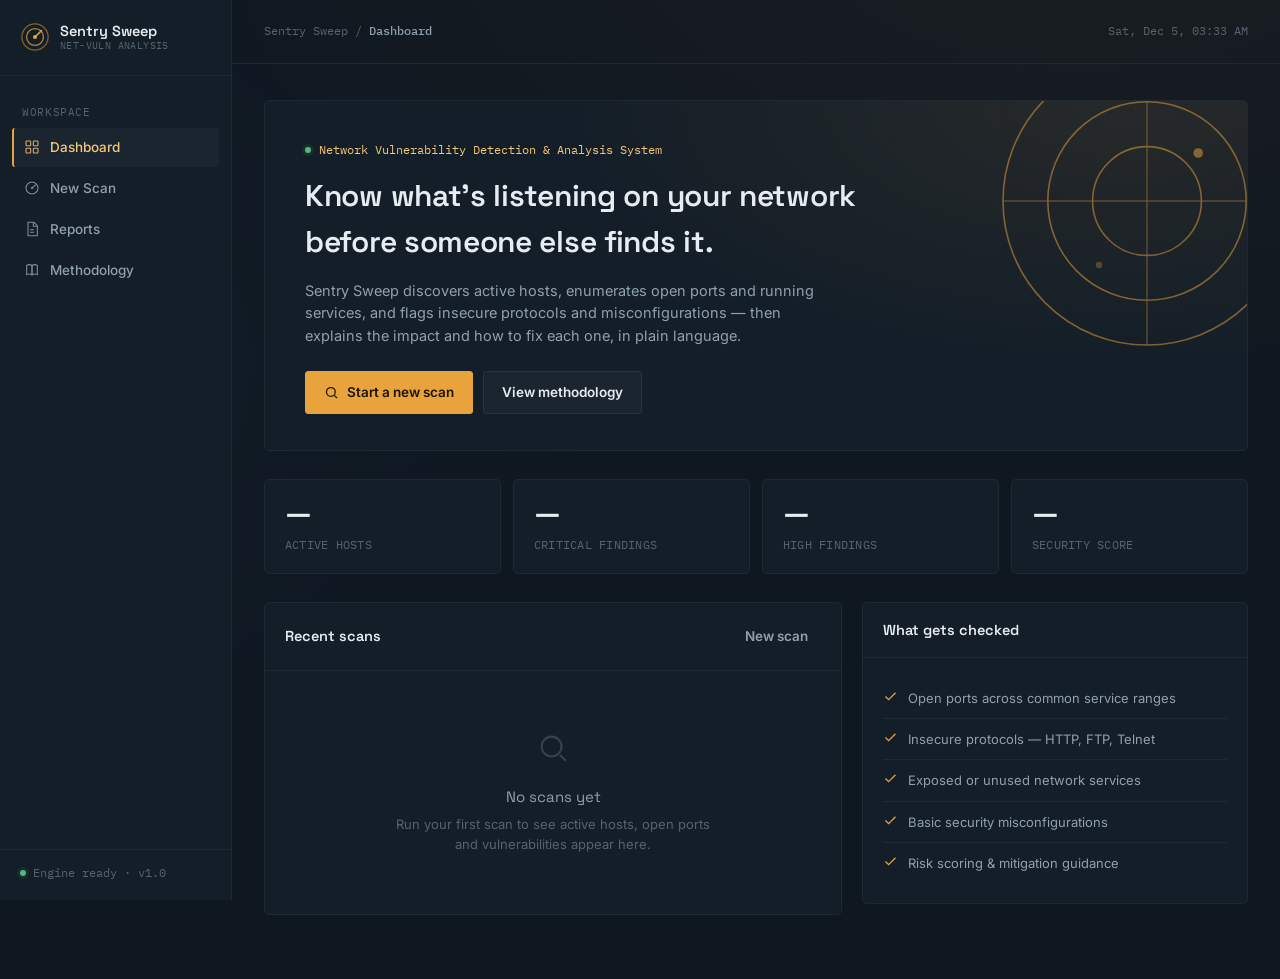
<file: index.html>
<!DOCTYPE html>
<html lang="en">
<head>
<meta charset="UTF-8">
<meta name="viewport" content="width=device-width, initial-scale=1.0">
<title>Sentry Sweep — Network Vulnerability Detection & Analysis</title>
<link rel="preconnect" href="https://fonts.googleapis.com">
<link href="https://fonts.googleapis.com/css2?family=Space+Grotesk:wght@500;600;700&family=Inter:wght@400;500;600&family=IBM+Plex+Mono:wght@400;500;600&display=swap" rel="stylesheet">
<link rel="stylesheet" href="css/base.css">
<link rel="stylesheet" href="css/pages.css">
</head>
<body>

<script src="js/shell.js"></script>
<script src="js/ui-helpers.js"></script>
<script>Shell.render("dashboard", "Dashboard");</script>

<script>
document.getElementById("content").innerHTML = `

  <section class="hero">
    <svg class="radar" viewBox="0 0 200 200" fill="none">
      <circle cx="100" cy="100" r="90" stroke="#E8A33D" stroke-width="1"/>
      <circle cx="100" cy="100" r="62" stroke="#E8A33D" stroke-width="1"/>
      <circle cx="100" cy="100" r="34" stroke="#E8A33D" stroke-width="1"/>
      <line x1="100" y1="10" x2="100" y2="190" stroke="#E8A33D" stroke-width="0.6"/>
      <line x1="10" y1="100" x2="190" y2="100" stroke="#E8A33D" stroke-width="0.6"/>
      <circle cx="132" cy="70" r="3" fill="#E8A33D"/>
      <circle cx="70" cy="140" r="2" fill="#E8A33D" opacity="0.6"/>
    </svg>
    <div class="hero__kicker"><span class="dot"></span> Network Vulnerability Detection & Analysis System</div>
    <h1>Know what's listening on your network before someone else finds it.</h1>
    <p>Sentry Sweep discovers active hosts, enumerates open ports and running services, and flags insecure protocols and misconfigurations — then explains the impact and how to fix each one, in plain language.</p>
    <div class="hero__actions">
      <a class="btn btn--primary" href="scan.html">
        <svg viewBox="0 0 24 24" fill="none" stroke="currentColor" stroke-width="2"><circle cx="11" cy="11" r="7"/><path d="M21 21l-4.3-4.3"/></svg>
        Start a new scan
      </a>
      <a class="btn" href="about.html">View methodology</a>
    </div>
  </section>

  <div class="statgrid" id="statgrid"></div>

  <div class="twocol">
    <div class="card">
      <div class="card__head">
        <span class="card__title">Recent scans</span>
        <a class="btn btn--ghost" href="scan.html" style="padding:6px 12px;">New scan</a>
      </div>
      <div id="recent-body"></div>
    </div>

    <div class="card">
      <div class="card__head"><span class="card__title">What gets checked</span></div>
      <div class="card__body">
        <ul class="checklist">
          <li><svg viewBox="0 0 24 24" fill="none" stroke="currentColor" stroke-width="2"><path d="M20 6L9 17l-5-5"/></svg> Open ports across common service ranges</li>
          <li><svg viewBox="0 0 24 24" fill="none" stroke="currentColor" stroke-width="2"><path d="M20 6L9 17l-5-5"/></svg> Insecure protocols — HTTP, FTP, Telnet</li>
          <li><svg viewBox="0 0 24 24" fill="none" stroke="currentColor" stroke-width="2"><path d="M20 6L9 17l-5-5"/></svg> Exposed or unused network services</li>
          <li><svg viewBox="0 0 24 24" fill="none" stroke="currentColor" stroke-width="2"><path d="M20 6L9 17l-5-5"/></svg> Basic security misconfigurations</li>
          <li><svg viewBox="0 0 24 24" fill="none" stroke="currentColor" stroke-width="2"><path d="M20 6L9 17l-5-5"/></svg> Risk scoring & mitigation guidance</li>
        </ul>
      </div>
    </div>
  </div>
`;

function loadHistory() {
  try { return JSON.parse(localStorage.getItem("sentrysweep_history") || "[]"); }
  catch (e) { return []; }
}

const history = loadHistory();
const last = history[0];

const statgrid = document.getElementById("statgrid");
if (last) {
  statgrid.innerHTML = `
    <div class="stat"><div class="stat__num">${last.hosts.length}</div><div class="stat__label">ACTIVE HOSTS (LAST SCAN)</div></div>
    <div class="stat stat--critical"><div class="stat__num">${last.counts.critical}</div><div class="stat__label">CRITICAL FINDINGS</div></div>
    <div class="stat stat--high"><div class="stat__num">${last.counts.high}</div><div class="stat__label">HIGH FINDINGS</div></div>
    <div class="stat"><div class="stat__num">${last.riskScore}</div><div class="stat__label">SECURITY SCORE / 100</div></div>
  `;
} else {
  statgrid.innerHTML = `
    <div class="stat"><div class="stat__num">—</div><div class="stat__label">ACTIVE HOSTS</div></div>
    <div class="stat"><div class="stat__num">—</div><div class="stat__label">CRITICAL FINDINGS</div></div>
    <div class="stat"><div class="stat__num">—</div><div class="stat__label">HIGH FINDINGS</div></div>
    <div class="stat"><div class="stat__num">—</div><div class="stat__label">SECURITY SCORE</div></div>
  `;
}

const recentBody = document.getElementById("recent-body");
if (history.length === 0) {
  recentBody.innerHTML = `
    <div class="empty">
      <svg viewBox="0 0 24 24" fill="none" stroke="currentColor" stroke-width="1.5"><circle cx="11" cy="11" r="7"/><path d="M21 21l-4.3-4.3"/></svg>
      <div class="empty__title">No scans yet</div>
      <div class="empty__body">Run your first scan to see active hosts, open ports and vulnerabilities appear here.</div>
    </div>`;
} else {
  recentBody.innerHTML = `<table>
    <thead><tr><th>Target</th><th>Date</th><th>Hosts</th><th>Findings</th><th>Rating</th><th></th></tr></thead>
    <tbody>
      ${history.slice(0, 6).map((r, i) => `
        <tr>
          <td class="mono emph">${UIHelpers.escapeHtml(r.target)}</td>
          <td>${UIHelpers.fmtDate(r.generatedAt)}</td>
          <td>${r.hosts.length}</td>
          <td>${r.findings.length}</td>
          <td>${UIHelpers.severityBadge(r.counts.critical > 0 ? "critical" : r.counts.high > 0 ? "high" : r.counts.medium > 0 ? "medium" : "low")} ${r.overallRating}</td>
          <td><a class="btn btn--ghost" style="padding:5px 10px;" href="report.html?i=${i}">View →</a></td>
        </tr>`).join("")}
    </tbody>
  </table>`;
}
</script>
</body>
</html>
</file>
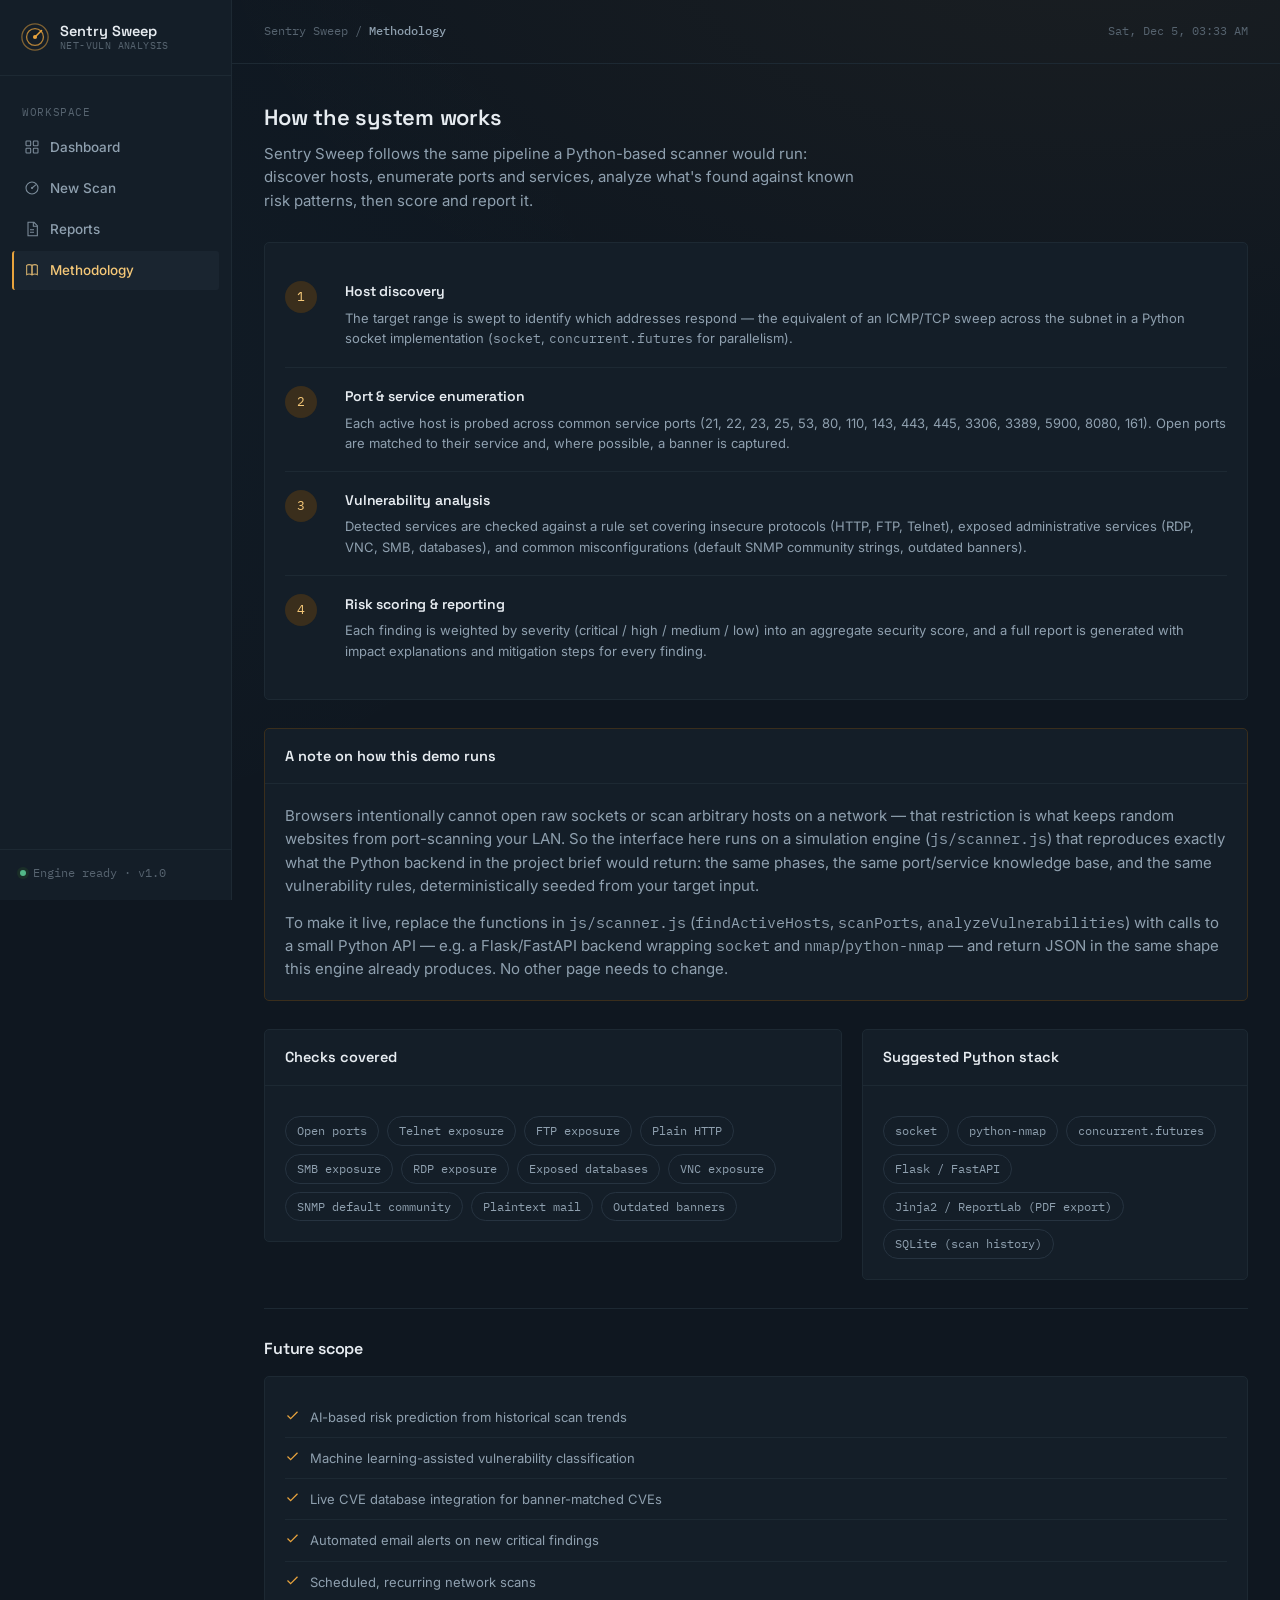
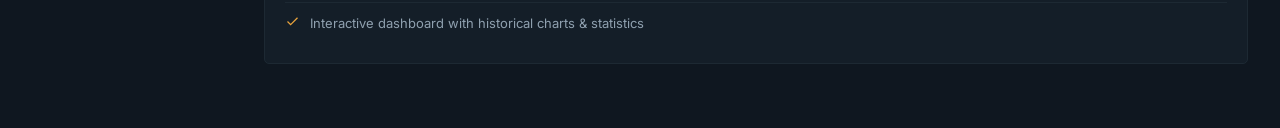
<file: about.html>
<!DOCTYPE html>
<html lang="en">
<head>
<meta charset="UTF-8">
<meta name="viewport" content="width=device-width, initial-scale=1.0">
<title>Methodology — Sentry Sweep</title>
<link rel="preconnect" href="https://fonts.googleapis.com">
<link href="https://fonts.googleapis.com/css2?family=Space+Grotesk:wght@500;600;700&family=Inter:wght@400;500;600&family=IBM+Plex+Mono:wght@400;500;600&display=swap" rel="stylesheet">
<link rel="stylesheet" href="css/base.css">
<link rel="stylesheet" href="css/pages.css">
</head>
<body>

<script src="js/shell.js"></script>
<script>Shell.render("about", "Methodology");</script>

<script>
document.getElementById("content").innerHTML = `
  <h1 style="font-size:22px; margin-bottom:8px;">How the system works</h1>
  <p style="max-width:600px; margin-bottom:30px;">Sentry Sweep follows the same pipeline a Python-based scanner would run: discover hosts, enumerate ports and services, analyze what's found against known risk patterns, then score and report it.</p>

  <div class="card" style="margin-bottom:28px;">
    <div class="card__body">
      <div class="methodology-step">
        <div class="methodology-step__num">1</div>
        <div><h4>Host discovery</h4><p>The target range is swept to identify which addresses respond — the equivalent of an ICMP/TCP sweep across the subnet in a Python socket implementation (<code>socket</code>, <code>concurrent.futures</code> for parallelism).</p></div>
      </div>
      <div class="methodology-step">
        <div class="methodology-step__num">2</div>
        <div><h4>Port & service enumeration</h4><p>Each active host is probed across common service ports (21, 22, 23, 25, 53, 80, 110, 143, 443, 445, 3306, 3389, 5900, 8080, 161). Open ports are matched to their service and, where possible, a banner is captured.</p></div>
      </div>
      <div class="methodology-step">
        <div class="methodology-step__num">3</div>
        <div><h4>Vulnerability analysis</h4><p>Detected services are checked against a rule set covering insecure protocols (HTTP, FTP, Telnet), exposed administrative services (RDP, VNC, SMB, databases), and common misconfigurations (default SNMP community strings, outdated banners).</p></div>
      </div>
      <div class="methodology-step">
        <div class="methodology-step__num">4</div>
        <div><h4>Risk scoring & reporting</h4><p>Each finding is weighted by severity (critical / high / medium / low) into an aggregate security score, and a full report is generated with impact explanations and mitigation steps for every finding.</p></div>
      </div>
    </div>
  </div>

  <div class="card" style="margin-bottom:28px; border-color: var(--accent-soft);">
    <div class="card__head"><span class="card__title">A note on how this demo runs</span></div>
    <div class="card__body">
      <p>Browsers intentionally cannot open raw sockets or scan arbitrary hosts on a network — that restriction is what keeps random websites from port-scanning your LAN. So the interface here runs on a simulation engine (<code class="mono">js/scanner.js</code>) that reproduces exactly what the Python backend in the project brief would return: the same phases, the same port/service knowledge base, and the same vulnerability rules, deterministically seeded from your target input.</p>
      <p style="margin-top:10px;">To make it live, replace the functions in <code class="mono">js/scanner.js</code> (<code class="mono">findActiveHosts</code>, <code class="mono">scanPorts</code>, <code class="mono">analyzeVulnerabilities</code>) with calls to a small Python API — e.g. a Flask/FastAPI backend wrapping <code class="mono">socket</code> and <code class="mono">nmap</code>/<code class="mono">python-nmap</code> — and return JSON in the same shape this engine already produces. No other page needs to change.</p>
    </div>
  </div>

  <div class="twocol">
    <div class="card">
      <div class="card__head"><span class="card__title">Checks covered</span></div>
      <div class="card__body">
        <div class="tag-list">
          <span class="tag">Open ports</span>
          <span class="tag">Telnet exposure</span>
          <span class="tag">FTP exposure</span>
          <span class="tag">Plain HTTP</span>
          <span class="tag">SMB exposure</span>
          <span class="tag">RDP exposure</span>
          <span class="tag">Exposed databases</span>
          <span class="tag">VNC exposure</span>
          <span class="tag">SNMP default community</span>
          <span class="tag">Plaintext mail</span>
          <span class="tag">Outdated banners</span>
        </div>
      </div>
    </div>

    <div class="card">
      <div class="card__head"><span class="card__title">Suggested Python stack</span></div>
      <div class="card__body">
        <div class="tag-list">
          <span class="tag">socket</span>
          <span class="tag">python-nmap</span>
          <span class="tag">concurrent.futures</span>
          <span class="tag">Flask / FastAPI</span>
          <span class="tag">Jinja2 / ReportLab (PDF export)</span>
          <span class="tag">SQLite (scan history)</span>
        </div>
      </div>
    </div>
  </div>

  <hr class="divider">

  <h2 style="font-size:16px; margin-bottom:14px;">Future scope</h2>
  <div class="card">
    <div class="card__body">
      <ul class="checklist">
        <li><svg viewBox="0 0 24 24" fill="none" stroke="currentColor" stroke-width="2"><path d="M20 6L9 17l-5-5"/></svg> AI-based risk prediction from historical scan trends</li>
        <li><svg viewBox="0 0 24 24" fill="none" stroke="currentColor" stroke-width="2"><path d="M20 6L9 17l-5-5"/></svg> Machine learning-assisted vulnerability classification</li>
        <li><svg viewBox="0 0 24 24" fill="none" stroke="currentColor" stroke-width="2"><path d="M20 6L9 17l-5-5"/></svg> Live CVE database integration for banner-matched CVEs</li>
        <li><svg viewBox="0 0 24 24" fill="none" stroke="currentColor" stroke-width="2"><path d="M20 6L9 17l-5-5"/></svg> Automated email alerts on new critical findings</li>
        <li><svg viewBox="0 0 24 24" fill="none" stroke="currentColor" stroke-width="2"><path d="M20 6L9 17l-5-5"/></svg> Scheduled, recurring network scans</li>
        <li><svg viewBox="0 0 24 24" fill="none" stroke="currentColor" stroke-width="2"><path d="M20 6L9 17l-5-5"/></svg> Interactive dashboard with historical charts & statistics</li>
      </ul>
    </div>
  </div>
`;
</script>
</body>
</html>
</file>
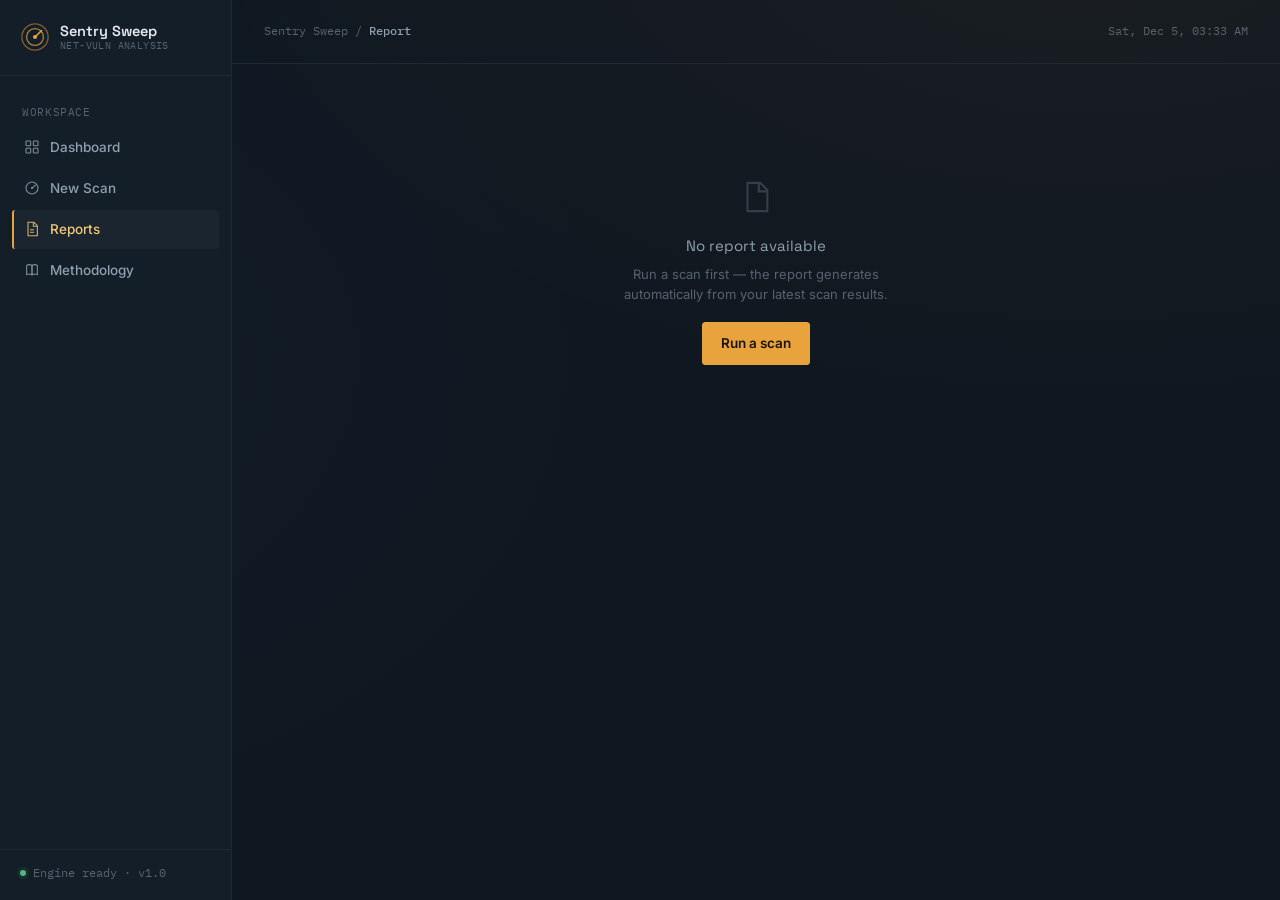
<file: report.html>
<!DOCTYPE html>
<html lang="en">
<head>
<meta charset="UTF-8">
<meta name="viewport" content="width=device-width, initial-scale=1.0">
<title>Report — Sentry Sweep</title>
<link rel="preconnect" href="https://fonts.googleapis.com">
<link href="https://fonts.googleapis.com/css2?family=Space+Grotesk:wght@500;600;700&family=Inter:wght@400;500;600&family=IBM+Plex+Mono:wght@400;500;600&display=swap" rel="stylesheet">
<link rel="stylesheet" href="css/base.css">
<link rel="stylesheet" href="css/pages.css">
</head>
<body>

<script src="js/shell.js"></script>
<script src="js/ui-helpers.js"></script>
<script>Shell.render("report", "Report");</script>

<script>
function loadHistory() {
  try { return JSON.parse(localStorage.getItem("sentrysweep_history") || "[]"); }
  catch (e) { return []; }
}

const params = new URLSearchParams(location.search);
const idx = params.has("i") ? parseInt(params.get("i"), 10) : 0;
const history = loadHistory();
const result = history[idx];

const content = document.getElementById("content");

if (!result) {
  content.innerHTML = `
    <div class="empty" style="padding-top:80px;">
      <svg viewBox="0 0 24 24" fill="none" stroke="currentColor" stroke-width="1.5"><path d="M6 2h9l5 5v15H6z"/><path d="M14 2v6h6"/></svg>
      <div class="empty__title">No report available</div>
      <div class="empty__body">Run a scan first — the report generates automatically from your latest scan results.</div>
      <a class="btn btn--primary" style="margin-top:18px;" href="scan.html">Run a scan</a>
    </div>`;
} else {
  renderReport(result);
}

function ratingColor(rating) {
  if (rating === "Critical Risk") return "var(--critical)";
  if (rating === "High Risk") return "var(--high)";
  if (rating === "Moderate Risk") return "var(--medium)";
  if (rating === "Fair") return "var(--medium)";
  return "var(--low)";
}

function scoreRing(score, color) {
  const r = 40, c = 2 * Math.PI * r;
  const offset = c - (score / 100) * c;
  return `<svg class="riskscore__ring" viewBox="0 0 100 100">
    <circle cx="50" cy="50" r="${r}" fill="none" stroke="var(--border)" stroke-width="8"/>
    <circle cx="50" cy="50" r="${r}" fill="none" stroke="${color}" stroke-width="8"
      stroke-linecap="round" stroke-dasharray="${c}" stroke-dashoffset="${offset}"
      transform="rotate(-90 50 50)"/>
    <text x="50" y="46" text-anchor="middle" fill="var(--text)" font-size="22" font-family="Space Grotesk, sans-serif" font-weight="600">${score}</text>
    <text x="50" y="63" text-anchor="middle" fill="var(--text-dim)" font-size="9" font-family="IBM Plex Mono, monospace">/ 100</text>
  </svg>`;
}

function renderReport(r) {
  const color = ratingColor(r.overallRating);

  content.innerHTML = `
    <div class="report-head">
      <div>
        <h1 style="font-size:22px; margin-bottom:4px;">Vulnerability Assessment Report</h1>
        <p style="max-width:480px;">Automated scan summary for <span class="mono" style="color:var(--text);">${UIHelpers.escapeHtml(r.target)}</span>. Generated by Sentry Sweep's detection engine.</p>
        <div class="report-meta">
          <div><span>TARGET</span><b>${UIHelpers.escapeHtml(r.target)}</b></div>
          <div><span>SCAN DATE</span><b>${UIHelpers.fmtDate(r.generatedAt)}</b></div>
          <div><span>OVERALL RATING</span><b style="color:${color};">${r.overallRating}</b></div>
        </div>
      </div>
      <div class="card riskscore" style="padding:18px 26px;">
        ${scoreRing(r.riskScore, color)}
        <div class="riskscore__label">SECURITY SCORE</div>
      </div>
    </div>

    <div class="no-print" style="display:flex; gap:10px; margin-bottom:26px;">
      <button class="btn btn--primary" onclick="window.print()">
        <svg viewBox="0 0 24 24" fill="none" stroke="currentColor" stroke-width="2"><path d="M6 9V2h12v7"/><path d="M6 18H4a2 2 0 01-2-2v-5a2 2 0 012-2h16a2 2 0 012 2v5a2 2 0 01-2 2h-2"/><path d="M6 14h12v8H6z"/></svg>
        Export / Print report
      </button>
      <a class="btn" href="scan.html">Run another scan</a>
    </div>

    <div class="statgrid">
      <div class="stat"><div class="stat__num">${r.hosts.length}</div><div class="stat__label">ACTIVE HOSTS</div></div>
      <div class="stat"><div class="stat__num">${r.totalOpenPorts}</div><div class="stat__label">OPEN PORTS</div></div>
      <div class="stat stat--critical"><div class="stat__num">${r.counts.critical}</div><div class="stat__label">CRITICAL</div></div>
      <div class="stat stat--high"><div class="stat__num">${r.counts.high}</div><div class="stat__label">HIGH</div></div>
    </div>

    <hr class="divider">

    <h2 style="font-size:16px; margin-bottom:14px;">Active hosts & services</h2>
    <div class="card" style="margin-bottom:28px;">
      <table>
        <thead><tr><th>Host</th><th>Open ports</th><th>Services</th><th>Findings</th></tr></thead>
        <tbody>
          ${r.hosts.map(h => `
            <tr>
              <td class="mono emph">${h.ip}<br><span style="color:var(--text-dim); font-size:11.5px;">${h.hostname}</span></td>
              <td>${h.openPorts.length}</td>
              <td class="mono">${h.openPorts.map(p => p.port).join(", ") || "—"}</td>
              <td>${h.vulnerabilities.length ? UIHelpers.severityBadge(h.vulnerabilities[0].severity) + " " + h.vulnerabilities.length : '<span class="badge badge--low">0</span>'}</td>
            </tr>`).join("")}
        </tbody>
      </table>
    </div>

    <h2 style="font-size:16px; margin-bottom:14px;">Detected vulnerabilities</h2>
    ${r.findings.length === 0 ? `
      <div class="card"><div class="empty">
        <div class="empty__title">No vulnerabilities detected</div>
        <div class="empty__body">This scan didn't surface any of the checked issues. Re-run periodically as configurations change.</div>
      </div></div>` :
      r.findings.map(f => `
      <div class="vuln-item">
        <div class="vuln-item__head">
          ${UIHelpers.severityBadge(f.severity)}
          <span class="vuln-item__title">${f.title}</span>
          <span class="vuln-item__loc">${f.host}:${f.port} · ${f.protocol}</span>
        </div>
        <div class="vuln-item__body">
          <div class="vuln-item__col">
            <h4>SECURITY IMPACT</h4>
            <p>${f.impact}</p>
          </div>
          <div class="vuln-item__col">
            <h4>RECOMMENDED MITIGATION</h4>
            <p>${f.recommendation}</p>
          </div>
        </div>
      </div>`).join("")
    }

    <p class="print-only" style="margin-top:30px; font-size:11px; color:#888;">Generated by Sentry Sweep — Network Vulnerability Detection & Analysis System · ${UIHelpers.fmtDate(r.generatedAt)}</p>
  `;
}
</script>
</body>
</html>
</file>
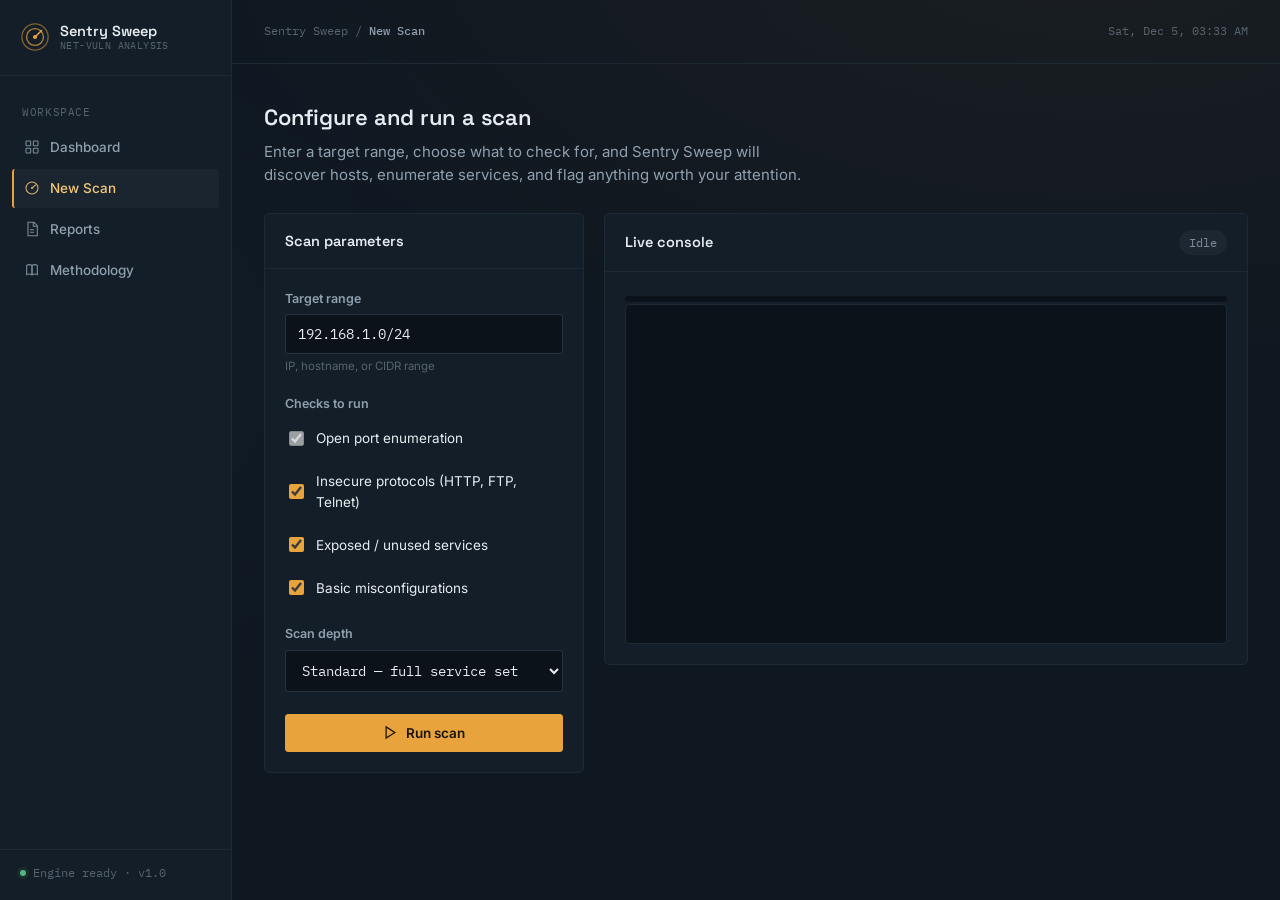
<file: scan.html>
<!DOCTYPE html>
<html lang="en">
<head>
<meta charset="UTF-8">
<meta name="viewport" content="width=device-width, initial-scale=1.0">
<title>New Scan — Sentry Sweep</title>
<link rel="preconnect" href="https://fonts.googleapis.com">
<link href="https://fonts.googleapis.com/css2?family=Space+Grotesk:wght@500;600;700&family=Inter:wght@400;500;600&family=IBM+Plex+Mono:wght@400;500;600&display=swap" rel="stylesheet">
<link rel="stylesheet" href="css/base.css">
<link rel="stylesheet" href="css/pages.css">
</head>
<body>

<script src="js/shell.js"></script>
<script src="js/ui-helpers.js"></script>
<script src="js/scanner.js"></script>
<script>Shell.render("scan", "New Scan");</script>

<script>
document.getElementById("content").innerHTML = `
  <h1 style="font-size:22px; margin-bottom:6px;">Configure and run a scan</h1>
  <p style="margin-bottom:26px; max-width:560px;">Enter a target range, choose what to check for, and Sentry Sweep will discover hosts, enumerate services, and flag anything worth your attention.</p>

  <div class="scan-layout">
    <div class="card">
      <div class="card__head"><span class="card__title">Scan parameters</span></div>
      <div class="card__body">
        <div class="field">
          <label class="field__label" for="target">Target range</label>
          <input class="input" id="target" value="192.168.1.0/24" placeholder="e.g. 192.168.1.0/24">
          <span class="field__hint">IP, hostname, or CIDR range</span>
        </div>

        <div class="field">
          <label class="field__label">Checks to run</label>
          <label class="checkrow"><input type="checkbox" checked disabled> Open port enumeration</label>
          <label class="checkrow"><input type="checkbox" id="chk-insecure" checked> Insecure protocols (HTTP, FTP, Telnet)</label>
          <label class="checkrow"><input type="checkbox" id="chk-exposed" checked> Exposed / unused services</label>
          <label class="checkrow"><input type="checkbox" id="chk-misconfig" checked> Basic misconfigurations</label>
        </div>

        <div class="field">
          <label class="field__label" for="depth">Scan depth</label>
          <select class="input" id="depth">
            <option value="quick">Quick — common ports only</option>
            <option value="standard" selected>Standard — full service set</option>
          </select>
        </div>

        <button class="btn btn--primary" id="run-btn" style="width:100%; justify-content:center; margin-top:4px;">
          <svg viewBox="0 0 24 24" fill="none" stroke="currentColor" stroke-width="2"><polygon points="5 3 19 12 5 21 5 3"/></svg>
          Run scan
        </button>
      </div>
    </div>

    <div>
      <div class="card" style="margin-bottom:16px;">
        <div class="card__head">
          <span class="card__title">Live console</span>
          <span class="scan-status-pill" id="status-pill">Idle</span>
        </div>
        <div class="card__body">
          <div class="progressbar"><div class="progressbar__fill" id="progress-fill"></div></div>
          <div class="console" id="console"></div>
        </div>
      </div>

      <div id="results"></div>
    </div>
  </div>
`;

/* ---------------- scan run logic ---------------- */

const consoleEl = document.getElementById("console");
const fillEl = document.getElementById("progress-fill");
const pillEl = document.getElementById("status-pill");
const resultsEl = document.getElementById("results");
const runBtn = document.getElementById("run-btn");

function logLine(text, cls) {
  const line = document.createElement("div");
  line.className = "console__line" + (cls ? " console__line--" + cls : "");
  line.textContent = text;
  consoleEl.appendChild(line);
  consoleEl.scrollTop = consoleEl.scrollHeight;
}

function setProgress(pct) { fillEl.style.width = pct + "%"; }

function sleep(ms) { return new Promise((r) => setTimeout(r, ms)); }

async function runScan() {
  const target = document.getElementById("target").value.trim() || "192.168.1.0/24";
  const options = {
    checkInsecure: document.getElementById("chk-insecure").checked,
    checkExposed: document.getElementById("chk-exposed").checked,
    checkMisconfig: document.getElementById("chk-misconfig").checked,
    salt: document.getElementById("depth").value + Date.now(), // fresh each run
  };

  runBtn.disabled = true;
  consoleEl.innerHTML = "";
  resultsEl.innerHTML = "";
  pillEl.textContent = "Running";
  pillEl.className = "scan-status-pill is-running";
  setProgress(4);

  logLine(`$ sentrysweep scan --target ${target} --mode standard`, "muted");
  await sleep(280);
  logLine("Initializing scan engine...", "muted");
  await sleep(220);
  logLine(`Resolving target ${target}...`);
  await sleep(320);
  setProgress(14);

  const result = SentryScanner.runScan(target, options);

  logLine(`Host discovery: ${result.hosts.length} active host(s) responded`, "ok");
  await sleep(200);

  let progressPerHost = 70 / Math.max(result.hosts.length, 1);
  let progress = 14;

  for (const host of result.hosts) {
    await sleep(260);
    logLine(`→ ${host.ip} (${host.hostname}) is up — ${host.latencyMs}ms`);
    await sleep(180);
    logLine(`  scanning ports on ${host.ip}...`, "muted");
    await sleep(260);
    if (host.openPorts.length) {
      logLine(`  ${host.openPorts.length} open port(s): ${host.openPorts.map(p => p.port + "/" + p.proto).join(", ")}`, "ok");
    }
    const bad = host.vulnerabilities.filter(v => v.severity === "critical" || v.severity === "high");
    if (bad.length) {
      logLine(`  ⚠ ${bad.length} high-impact finding(s) on ${host.ip}`, bad.some(b=>b.severity==="critical") ? "bad" : "warn");
    }
    progress += progressPerHost;
    setProgress(Math.min(progress, 86));
  }

  await sleep(200);
  logLine("Cross-referencing services against known misconfiguration patterns...", "muted");
  await sleep(420);
  setProgress(95);
  logLine(`Analysis complete — ${result.findings.length} total finding(s) across ${result.hosts.length} host(s)`, "ok");
  setProgress(100);
  pillEl.textContent = "Complete";
  pillEl.className = "scan-status-pill is-done";

  renderResults(result);
  saveToHistory(result);
  runBtn.disabled = false;
}

function renderResults(result) {
  const summaryCards = `
    <div class="statgrid" style="margin-bottom:18px;">
      <div class="stat"><div class="stat__num">${result.hosts.length}</div><div class="stat__label">ACTIVE HOSTS</div></div>
      <div class="stat"><div class="stat__num">${result.totalOpenPorts}</div><div class="stat__label">OPEN PORTS</div></div>
      <div class="stat stat--critical"><div class="stat__num">${result.counts.critical + result.counts.high}</div><div class="stat__label">CRITICAL + HIGH</div></div>
      <div class="stat"><div class="stat__num">${result.riskScore}</div><div class="stat__label">SECURITY SCORE</div></div>
    </div>`;

  const hostCards = result.hosts.map(host => `
    <div class="host-card">
      <div class="host-card__head">
        <div>
          <div class="host-card__ip">${host.ip}</div>
          <div class="host-card__meta">${host.hostname} · ${host.latencyMs}ms · ${host.openPorts.length} open port(s)</div>
        </div>
        ${host.vulnerabilities.length ? UIHelpers.severityBadge(host.vulnerabilities[0].severity) : '<span class="badge badge--low">CLEAN</span>'}
      </div>
      <table>
        <thead><tr><th>Port</th><th>Service</th><th>Banner</th><th>State</th></tr></thead>
        <tbody>
          ${host.openPorts.map(p => `
            <tr>
              <td class="mono emph">${p.port}</td>
              <td>${p.proto}</td>
              <td class="mono">${p.banner}</td>
              <td>${p.secure ? '<span class="badge badge--low">OK</span>' : '<span class="badge badge--medium">REVIEW</span>'}</td>
            </tr>`).join("")}
        </tbody>
      </table>
    </div>`).join("");

  resultsEl.innerHTML = `
    ${summaryCards}
    <div class="card__head" style="padding:0 0 12px; border:none;"><span class="card__title">Hosts & services</span></div>
    ${hostCards}
    <a class="btn btn--primary" style="margin-top:8px;" href="report.html">
      <svg viewBox="0 0 24 24" fill="none" stroke="currentColor" stroke-width="2"><path d="M6 2h9l5 5v15H6z"/><path d="M14 2v6h6"/></svg>
      Open full report
    </a>`;
}

function saveToHistory(result) {
  let history = [];
  try { history = JSON.parse(localStorage.getItem("sentrysweep_history") || "[]"); } catch (e) {}
  history.unshift(result);
  history = history.slice(0, 20);
  localStorage.setItem("sentrysweep_history", JSON.stringify(history));
}

runBtn.addEventListener("click", runScan);
</script>
</body>
</html>
</file>
<file: css/base.css>
/* ============================================================
   BASE — tokens, resets, typography
   ============================================================ */

:root {
  /* Color: "signal room" palette — deep slate with amber sonar accent */
  --bg: #0F1720;
  --bg-panel: #141E28;
  --bg-panel-raised: #1A2530;
  --bg-inset: #0B121A;
  --border: #263340;
  --border-soft: #1D2933;

  --text: #E7ECF1;
  --text-muted: #8FA0AF;
  --text-dim: #56636F;

  --accent: #E8A33D;
  --accent-soft: #3A2E1C;
  --accent-text: #F5C878;

  --critical: #E15656;
  --critical-soft: #3A1F20;
  --high: #E8A33D;
  --high-soft: #3A2E1C;
  --medium: #4FA8D8;
  --medium-soft: #1B2E38;
  --low: #52B788;
  --low-soft: #1A2E28;
  --info: #7C8B9A;
  --info-soft: #1E2731;

  --font-display: "Space Grotesk", "Segoe UI", sans-serif;
  --font-body: "Inter", "Segoe UI", sans-serif;
  --font-mono: "IBM Plex Mono", "SFMono-Regular", Consolas, monospace;

  --radius-sm: 3px;
  --radius-md: 5px;
  --sidebar-w: 232px;
}

* { box-sizing: border-box; }

html, body {
  margin: 0;
  padding: 0;
  background: var(--bg);
  color: var(--text);
  font-family: var(--font-body);
  font-size: 15px;
  line-height: 1.55;
  -webkit-font-smoothing: antialiased;
}

body {
  background-image:
    radial-gradient(ellipse 900px 500px at 85% -10%, rgba(232, 163, 61, 0.05), transparent),
    radial-gradient(ellipse 700px 500px at -5% 40%, rgba(79, 168, 216, 0.04), transparent);
  background-attachment: fixed;
}

h1, h2, h3, h4 {
  font-family: var(--font-display);
  font-weight: 600;
  margin: 0;
  letter-spacing: -0.01em;
  color: var(--text);
}

p { margin: 0 0 0.9em; color: var(--text-muted); }
p:last-child { margin-bottom: 0; }

a { color: inherit; text-decoration: none; }

code, .mono { font-family: var(--font-mono); }

::selection { background: var(--accent-soft); color: var(--accent-text); }

:focus-visible {
  outline: 2px solid var(--accent);
  outline-offset: 2px;
}

@media (prefers-reduced-motion: reduce) {
  *, *::before, *::after {
    animation-duration: 0.001ms !important;
    transition-duration: 0.001ms !important;
  }
}

/* ============================================================
   APP SHELL
   ============================================================ */

.app {
  display: flex;
  min-height: 100vh;
}

/* ---- Sidebar ---- */

.sidebar {
  width: var(--sidebar-w);
  flex-shrink: 0;
  background: var(--bg-panel);
  border-right: 1px solid var(--border-soft);
  display: flex;
  flex-direction: column;
  position: fixed;
  top: 0;
  bottom: 0;
  left: 0;
  z-index: 20;
}

.sidebar__brand {
  display: flex;
  align-items: center;
  gap: 10px;
  padding: 22px 20px;
  border-bottom: 1px solid var(--border-soft);
}

.sidebar__mark {
  width: 30px;
  height: 30px;
  flex-shrink: 0;
}

.sidebar__brand-text {
  display: flex;
  flex-direction: column;
  line-height: 1.25;
}

.sidebar__brand-name {
  font-family: var(--font-display);
  font-weight: 600;
  font-size: 14.5px;
  color: var(--text);
}

.sidebar__brand-sub {
  font-family: var(--font-mono);
  font-size: 10px;
  color: var(--text-dim);
  letter-spacing: 0.04em;
}

.sidebar__nav {
  flex: 1;
  padding: 14px 12px;
  display: flex;
  flex-direction: column;
  gap: 2px;
}

.sidebar__label {
  font-size: 10.5px;
  color: var(--text-dim);
  font-family: var(--font-mono);
  letter-spacing: 0.06em;
  padding: 14px 10px 6px;
}

.navlink {
  display: flex;
  align-items: center;
  gap: 10px;
  padding: 9px 10px;
  border-radius: var(--radius-sm);
  color: var(--text-muted);
  font-size: 13.5px;
  font-weight: 500;
  border-left: 2px solid transparent;
}

.navlink svg { width: 16px; height: 16px; flex-shrink: 0; opacity: 0.85; }

.navlink:hover { background: var(--bg-panel-raised); color: var(--text); }

.navlink.is-active {
  background: var(--bg-panel-raised);
  color: var(--accent-text);
  border-left-color: var(--accent);
}

.sidebar__foot {
  padding: 14px 20px 18px;
  border-top: 1px solid var(--border-soft);
}

.sidebar__status {
  display: flex;
  align-items: center;
  gap: 7px;
  font-size: 11.5px;
  color: var(--text-dim);
  font-family: var(--font-mono);
}

.dot {
  width: 6px;
  height: 6px;
  border-radius: 50%;
  background: var(--low);
  box-shadow: 0 0 0 3px var(--low-soft);
  flex-shrink: 0;
}

/* ---- Main column ---- */

.main {
  margin-left: var(--sidebar-w);
  flex: 1;
  min-width: 0;
  display: flex;
  flex-direction: column;
}

.topbar {
  height: 64px;
  border-bottom: 1px solid var(--border-soft);
  display: flex;
  align-items: center;
  justify-content: space-between;
  padding: 0 32px;
  flex-shrink: 0;
}

.topbar__crumb {
  font-family: var(--font-mono);
  font-size: 12px;
  color: var(--text-dim);
}
.topbar__crumb b { color: var(--text-muted); font-weight: 500; }

.content {
  padding: 36px 32px 64px;
  max-width: 1180px;
  width: 100%;
}

/* ============================================================
   SHARED COMPONENTS
   ============================================================ */

.btn {
  display: inline-flex;
  align-items: center;
  gap: 8px;
  padding: 10px 18px;
  border-radius: var(--radius-sm);
  border: 1px solid var(--border);
  background: var(--bg-panel-raised);
  color: var(--text);
  font-family: var(--font-body);
  font-size: 13.5px;
  font-weight: 600;
  cursor: pointer;
  transition: border-color 120ms ease, background 120ms ease;
}
.btn:hover { border-color: #37475a; background: #1F2C38; }
.btn:active { transform: translateY(1px); }
.btn:disabled { opacity: 0.45; cursor: not-allowed; }

.btn--primary {
  background: var(--accent);
  border-color: var(--accent);
  color: #1B140A;
}
.btn--primary:hover { background: #f0af52; border-color: #f0af52; }

.btn--ghost {
  background: transparent;
  border-color: transparent;
  color: var(--text-muted);
}
.btn--ghost:hover { background: var(--bg-panel-raised); color: var(--text); }

.btn svg { width: 15px; height: 15px; }

.card {
  background: var(--bg-panel);
  border: 1px solid var(--border-soft);
  border-radius: var(--radius-md);
}

.card__head {
  padding: 16px 20px;
  border-bottom: 1px solid var(--border-soft);
  display: flex;
  align-items: center;
  justify-content: space-between;
}

.card__title {
  font-family: var(--font-display);
  font-size: 14.5px;
  font-weight: 600;
}

.card__body { padding: 20px; }

.badge {
  display: inline-flex;
  align-items: center;
  gap: 5px;
  padding: 3px 9px;
  border-radius: 20px;
  font-size: 11px;
  font-weight: 600;
  font-family: var(--font-mono);
  letter-spacing: 0.02em;
  white-space: nowrap;
}

.badge--critical { background: var(--critical-soft); color: var(--critical); }
.badge--high { background: var(--high-soft); color: var(--high); }
.badge--medium { background: var(--medium-soft); color: var(--medium); }
.badge--low { background: var(--low-soft); color: var(--low); }
.badge--info { background: var(--info-soft); color: var(--info); }

.field { display: flex; flex-direction: column; gap: 6px; margin-bottom: 18px; }

.field__label {
  font-size: 12.5px;
  font-weight: 600;
  color: var(--text-muted);
}
.field__hint { font-size: 11.5px; color: var(--text-dim); margin-top: -2px; }

.input, select.input {
  background: var(--bg-inset);
  border: 1px solid var(--border);
  color: var(--text);
  border-radius: var(--radius-sm);
  padding: 10px 12px;
  font-family: var(--font-mono);
  font-size: 13.5px;
  width: 100%;
}
.input:focus { border-color: var(--accent); }

.checkrow {
  display: flex;
  align-items: center;
  gap: 9px;
  padding: 8px 0;
  font-size: 13.5px;
  color: var(--text);
  cursor: pointer;
}
.checkrow input { accent-color: var(--accent); width: 15px; height: 15px; }

table { width: 100%; border-collapse: collapse; font-size: 13px; }
th {
  text-align: left;
  font-family: var(--font-mono);
  font-size: 10.5px;
  letter-spacing: 0.05em;
  color: var(--text-dim);
  font-weight: 600;
  padding: 10px 14px;
  border-bottom: 1px solid var(--border-soft);
}
td {
  padding: 12px 14px;
  border-bottom: 1px solid var(--border-soft);
  color: var(--text-muted);
  vertical-align: top;
}
tr:last-child td { border-bottom: none; }
td.mono, th.mono { font-family: var(--font-mono); }
td.emph { color: var(--text); font-weight: 500; }

.stat {
  padding: 18px 20px;
  border: 1px solid var(--border-soft);
  border-radius: var(--radius-md);
  background: var(--bg-panel);
}
.stat__num {
  font-family: var(--font-display);
  font-size: 30px;
  font-weight: 600;
  line-height: 1;
}
.stat__label {
  font-size: 12px;
  color: var(--text-dim);
  margin-top: 8px;
  font-family: var(--font-mono);
  letter-spacing: 0.02em;
}

.divider { height: 1px; background: var(--border-soft); border: none; margin: 28px 0; }

.empty {
  padding: 60px 20px;
  text-align: center;
  color: var(--text-dim);
}
.empty svg { width: 34px; height: 34px; margin-bottom: 14px; opacity: 0.5; }
.empty__title { font-family: var(--font-display); font-size: 15px; color: var(--text-muted); margin-bottom: 6px; }
.empty__body { font-size: 13px; max-width: 320px; margin: 0 auto; }

@media (max-width: 880px) {
  .sidebar { display: none; }
  .main { margin-left: 0; }
  .content { padding: 24px 18px 48px; }
}
</file>
<file: css/pages.css>
/* ============================================================
   DASHBOARD (index.html)
   ============================================================ */

.hero {
  border: 1px solid var(--border-soft);
  border-radius: var(--radius-md);
  background:
    radial-gradient(560px 260px at 88% 0%, rgba(232,163,61,0.09), transparent),
    var(--bg-panel);
  padding: 40px 40px 36px;
  margin-bottom: 28px;
  position: relative;
  overflow: hidden;
}

.hero__kicker {
  font-family: var(--font-mono);
  font-size: 11.5px;
  color: var(--accent-text);
  margin-bottom: 14px;
  display: flex;
  align-items: center;
  gap: 8px;
}

.hero h1 {
  font-size: 30px;
  max-width: 640px;
  margin-bottom: 14px;
}

.hero p { max-width: 520px; font-size: 14.5px; }

.hero__actions { display: flex; gap: 10px; margin-top: 24px; }

.radar {
  position: absolute;
  right: -60px;
  top: -60px;
  width: 320px;
  height: 320px;
  opacity: 0.5;
}

.statgrid {
  display: grid;
  grid-template-columns: repeat(4, 1fr);
  gap: 12px;
  margin-bottom: 28px;
}

.stat--critical .stat__num { color: var(--critical); }
.stat--high .stat__num { color: var(--high); }
.stat--medium .stat__num { color: var(--medium); }

.twocol {
  display: grid;
  grid-template-columns: 1.5fr 1fr;
  gap: 20px;
  align-items: start;
}

.checklist { list-style: none; margin: 0; padding: 0; }
.checklist li {
  display: flex;
  gap: 10px;
  padding: 10px 0;
  border-bottom: 1px solid var(--border-soft);
  font-size: 13px;
  color: var(--text-muted);
}
.checklist li:last-child { border-bottom: none; }
.checklist svg { width: 15px; height: 15px; flex-shrink: 0; margin-top: 1px; color: var(--accent); }

@media (max-width: 880px) {
  .statgrid { grid-template-columns: repeat(2, 1fr); }
  .twocol { grid-template-columns: 1fr; }
  .hero { padding: 28px 22px; }
}

/* ============================================================
   SCAN (scan.html)
   ============================================================ */

.scan-layout {
  display: grid;
  grid-template-columns: 320px 1fr;
  gap: 20px;
  align-items: start;
}

@media (max-width: 980px) {
  .scan-layout { grid-template-columns: 1fr; }
}

.progressbar {
  height: 6px;
  border-radius: 4px;
  background: var(--bg-inset);
  overflow: hidden;
  margin: 4px 0 2px;
}
.progressbar__fill {
  height: 100%;
  width: 0%;
  background: linear-gradient(90deg, var(--accent-dim, #b87f2e), var(--accent));
  transition: width 240ms ease;
}

.console {
  background: var(--bg-inset);
  border: 1px solid var(--border-soft);
  border-radius: var(--radius-md);
  font-family: var(--font-mono);
  font-size: 12.5px;
  padding: 16px 18px;
  height: 340px;
  overflow-y: auto;
  color: #9FB0C0;
}
.console__line { padding: 2px 0; white-space: pre-wrap; word-break: break-all; }
.console__line--ok { color: var(--low); }
.console__line--warn { color: var(--high); }
.console__line--bad { color: var(--critical); }
.console__line--muted { color: var(--text-dim); }
.console__cursor {
  display: inline-block;
  width: 7px;
  height: 13px;
  background: var(--accent);
  vertical-align: text-bottom;
  animation: blink 1s step-end infinite;
}
@keyframes blink { 50% { opacity: 0; } }

.scan-status-row {
  display: flex;
  align-items: center;
  justify-content: space-between;
  margin-bottom: 12px;
}
.scan-status-pill {
  font-family: var(--font-mono);
  font-size: 11.5px;
  padding: 4px 10px;
  border-radius: 20px;
  background: var(--info-soft);
  color: var(--info);
  display: inline-flex;
  align-items: center;
  gap: 6px;
}
.scan-status-pill.is-running { background: var(--accent-soft); color: var(--accent-text); }
.scan-status-pill.is-done { background: var(--low-soft); color: var(--low); }

.host-card {
  border: 1px solid var(--border-soft);
  border-radius: var(--radius-md);
  margin-bottom: 12px;
  overflow: hidden;
}
.host-card__head {
  padding: 13px 18px;
  background: var(--bg-panel-raised);
  display: flex;
  align-items: center;
  justify-content: space-between;
}
.host-card__ip { font-family: var(--font-mono); font-weight: 600; font-size: 13.5px; }
.host-card__meta { font-size: 12px; color: var(--text-dim); margin-top: 2px; font-family: var(--font-mono); }

/* ============================================================
   REPORT (report.html)
   ============================================================ */

.report-head {
  display: flex;
  justify-content: space-between;
  align-items: flex-start;
  margin-bottom: 28px;
  gap: 20px;
}

.report-meta {
  display: grid;
  grid-template-columns: repeat(3, auto);
  gap: 26px;
  margin-top: 10px;
}
.report-meta div { font-size: 12.5px; }
.report-meta b { display: block; color: var(--text); font-family: var(--font-mono); font-size: 13px; margin-top: 3px; }
.report-meta span { color: var(--text-dim); }

.riskscore {
  text-align: center;
  padding: 6px 4px;
}
.riskscore__ring {
  width: 96px;
  height: 96px;
  margin: 0 auto 8px;
}
.riskscore__label { font-family: var(--font-mono); font-size: 11px; color: var(--text-dim); }

.vuln-item {
  border: 1px solid var(--border-soft);
  border-radius: var(--radius-md);
  margin-bottom: 14px;
  overflow: hidden;
}
.vuln-item__head {
  padding: 15px 20px;
  display: flex;
  align-items: center;
  gap: 12px;
  background: var(--bg-panel-raised);
}
.vuln-item__title { font-weight: 600; color: var(--text); font-size: 13.5px; flex: 1; }
.vuln-item__loc { font-family: var(--font-mono); font-size: 12px; color: var(--text-dim); }
.vuln-item__body { padding: 16px 20px; display: grid; grid-template-columns: 1fr 1fr; gap: 20px; }
.vuln-item__col h4 { font-size: 11px; color: var(--text-dim); font-family: var(--font-mono); letter-spacing: 0.04em; margin-bottom: 6px; font-weight: 600; }
.vuln-item__col p { font-size: 13px; color: var(--text-muted); }

@media (max-width: 880px) {
  .vuln-item__body { grid-template-columns: 1fr; }
  .report-meta { grid-template-columns: 1fr; gap: 10px; }
  .report-head { flex-direction: column; }
}

.print-only { display: none; }
@media print {
  .sidebar, .topbar, .no-print { display: none !important; }
  .main { margin-left: 0 !important; }
  body { background: #fff; color: #111; }
  .print-only { display: block; }
}

/* ============================================================
   ABOUT (about.html)
   ============================================================ */

.methodology-step {
  display: grid;
  grid-template-columns: 44px 1fr;
  gap: 16px;
  padding: 18px 0;
  border-bottom: 1px solid var(--border-soft);
}
.methodology-step:last-child { border-bottom: none; }
.methodology-step__num {
  font-family: var(--font-mono);
  color: var(--accent-text);
  font-size: 13px;
  background: var(--accent-soft);
  width: 32px;
  height: 32px;
  border-radius: 50%;
  display: flex;
  align-items: center;
  justify-content: center;
}
.methodology-step h4 { font-size: 14px; margin-bottom: 5px; }
.methodology-step p { font-size: 13px; }

.tag-list { display: flex; flex-wrap: wrap; gap: 8px; margin-top: 10px; }
.tag {
  font-family: var(--font-mono);
  font-size: 11.5px;
  padding: 5px 11px;
  border: 1px solid var(--border);
  border-radius: 20px;
  color: var(--text-muted);
}
</file>
